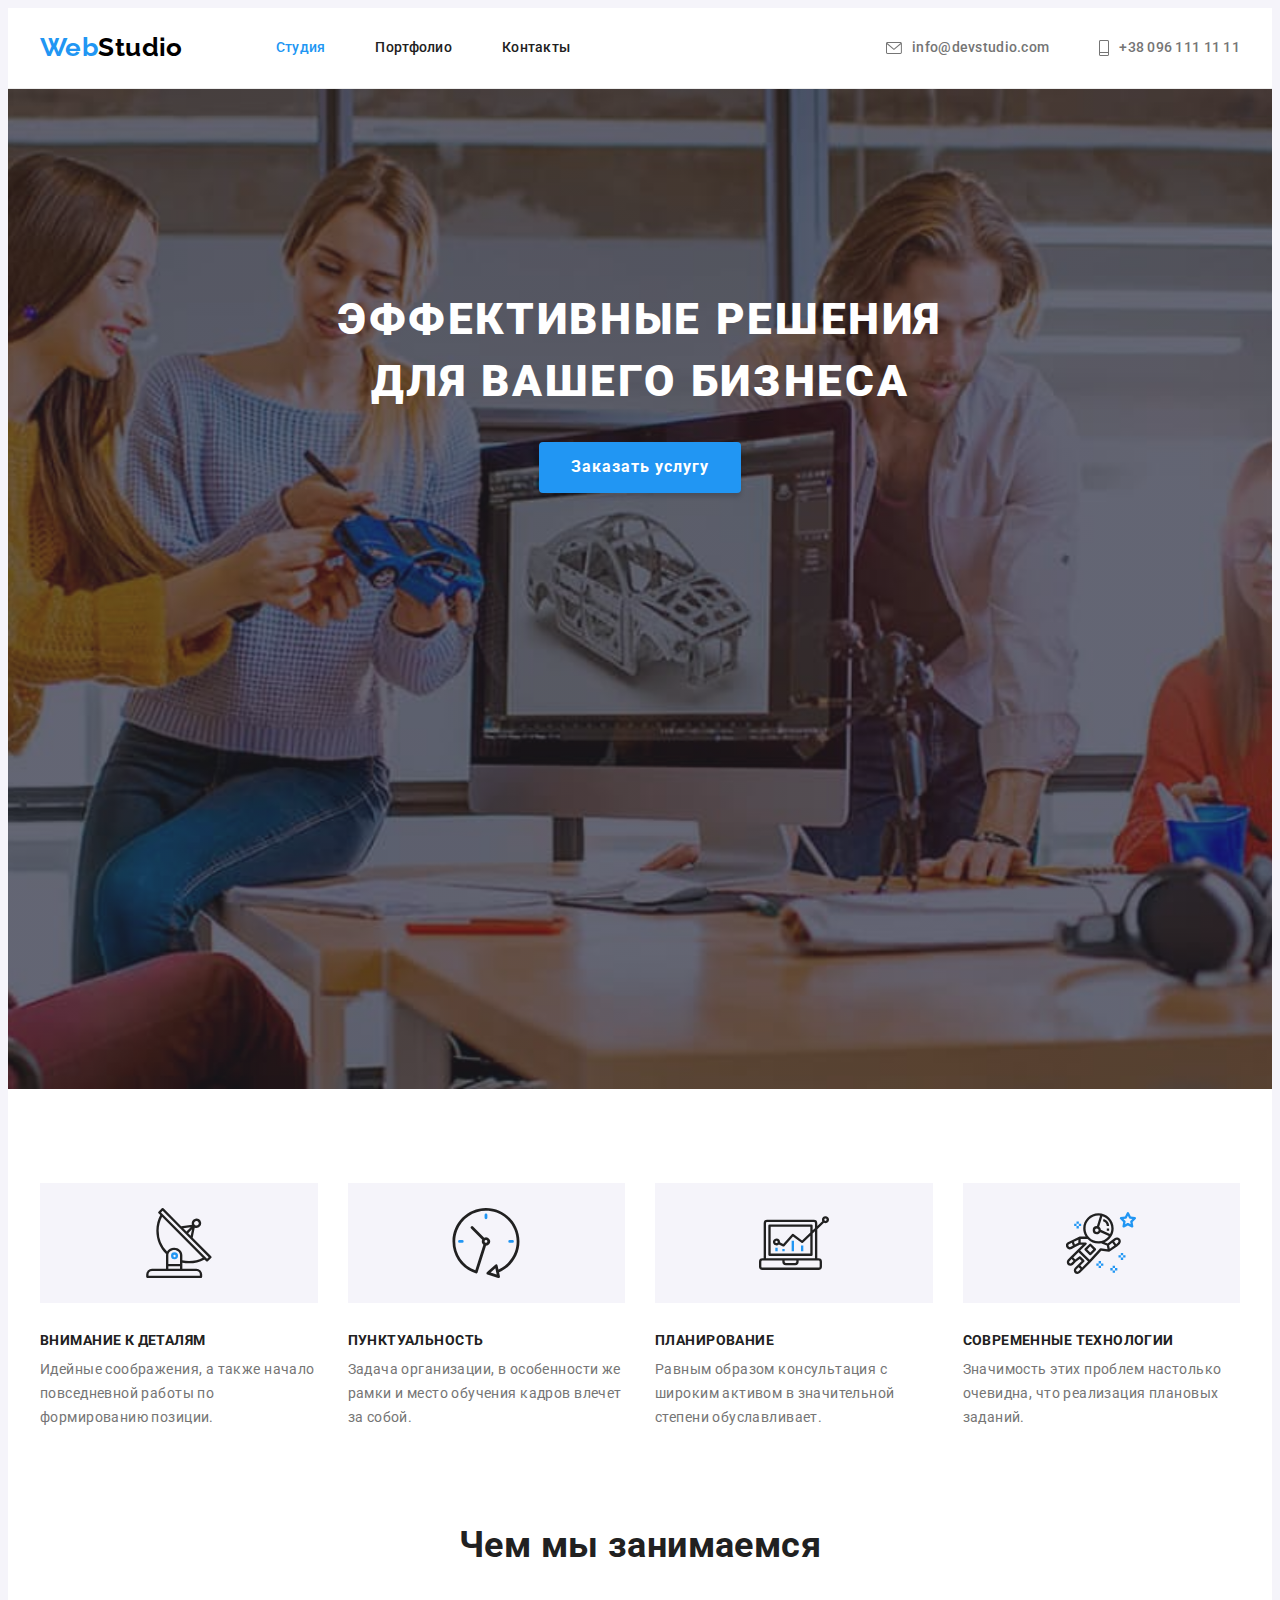
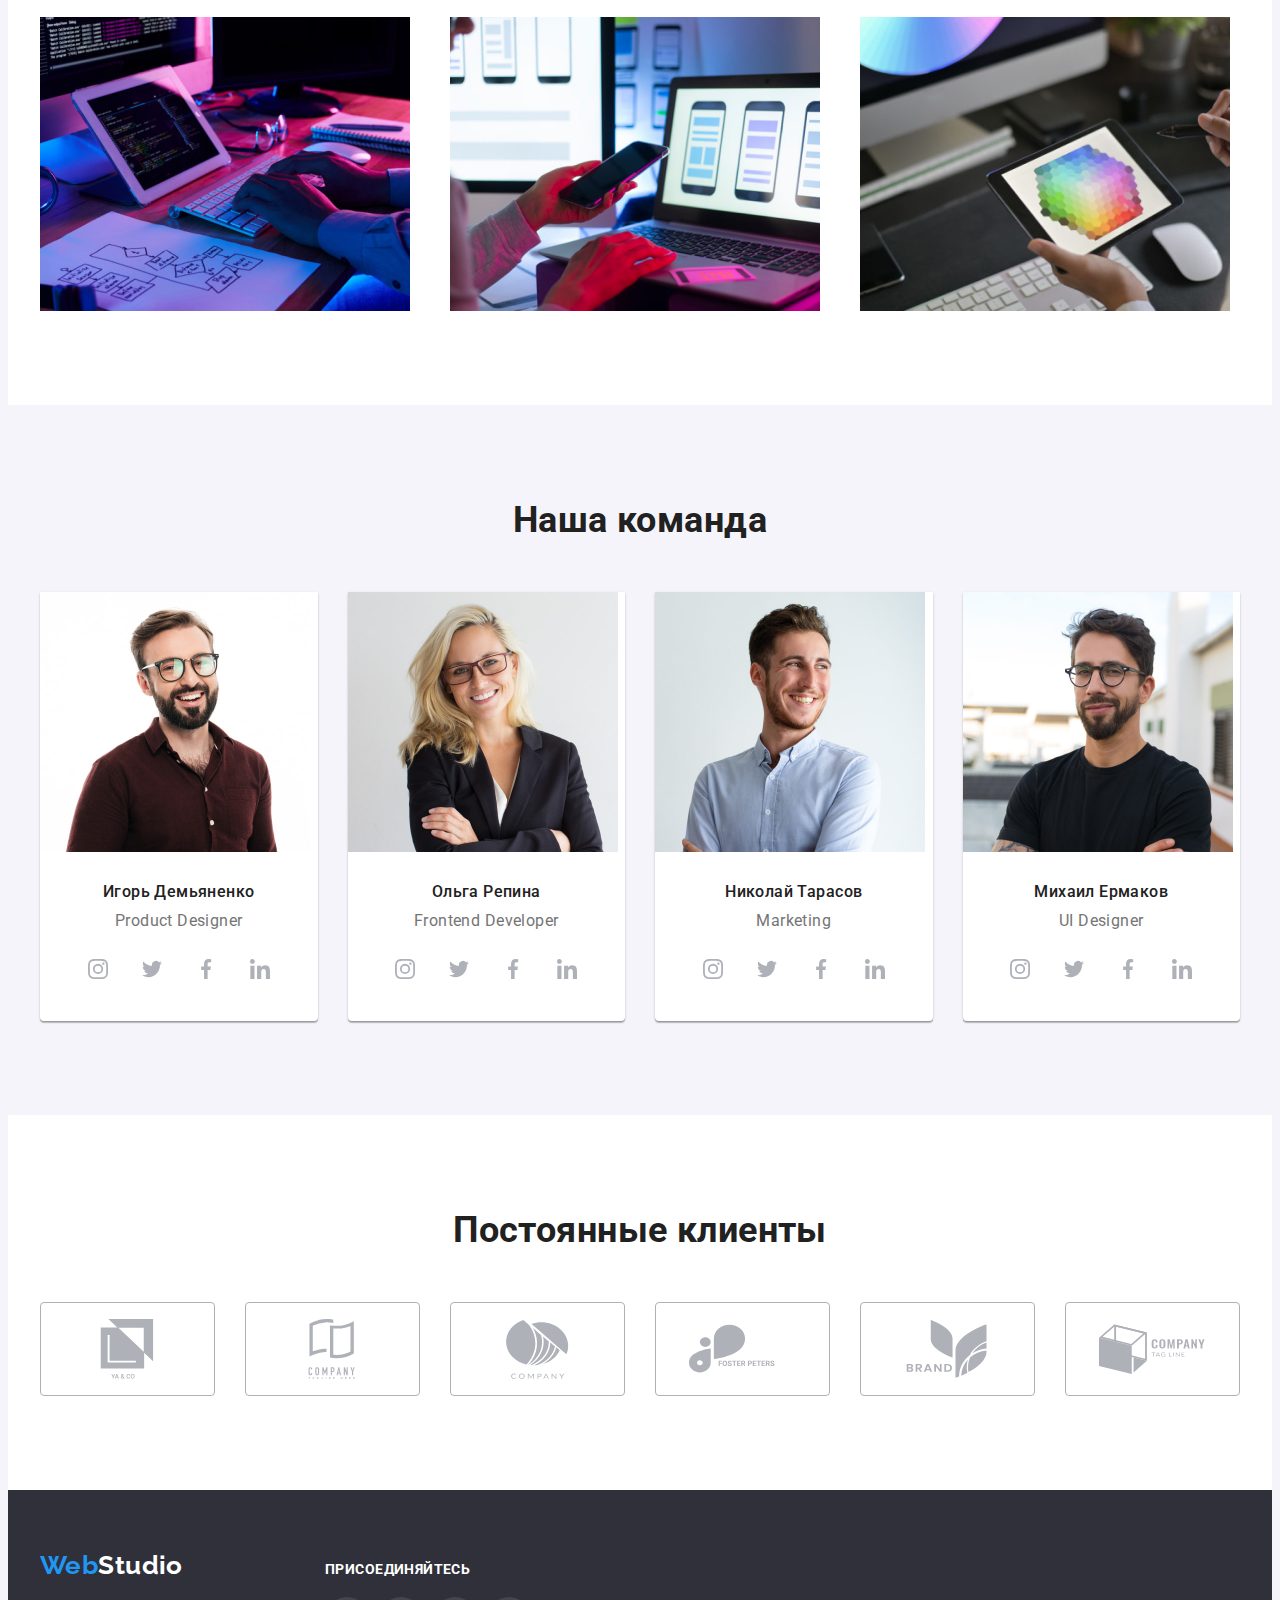
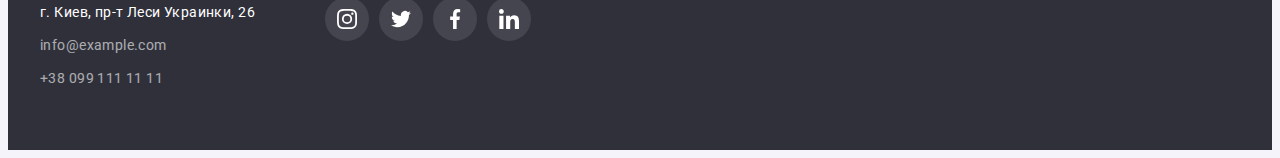
<file: index.html>
<!DOCTYPE html>
<html lang="ru">

<head>
    <meta charset="UTF-8">
    <meta http-equiv="X-UA-Compatible" content="IE=edge">
    <meta name="viewport" content="width=device-width, initial-scale=1.0">
    <title>WebStudio Эффективные решения для вашего бизнеса</title>
    <link rel="preconnect" href="https://fonts.googleapis.com">
    <link rel="preconnect" href="https://fonts.gstatic.com" crossorigin>
    <link
        href="https://fonts.googleapis.com/css2?family=Raleway:wght@700&family=Roboto:wght@400;500;700;900&display=swap"
        rel="stylesheet">
    <link rel="stylesheet" href="https://cdnjs.cloudflare.com/ajax/libs/modern-normalize/1.1.0/modern-normalize.min.css"
        integrity="sha512-wpPYUAdjBVSE4KJnH1VR1HeZfpl1ub8YT/NKx4PuQ5NmX2tKuGu6U/JRp5y+Y8XG2tV+wKQpNHVUX03MfMFn9Q=="
        crossorigin="anonymous" referrerpolicy="no-referrer" />
    <link rel="stylesheet" href="./css/styles.css">
</head>

<body>

    <!-- Header -->
    <header class="header">
        <div class="container page-header">
            <nav class="nav">
                <a class="logo" href="./index.html">
                    <span class="logo-text">Web</span>Studio
                </a>
                <ul class="list nav-list">
                    <li class="nav-item">
                        <a class="link nav-link current" href="./index.html">Студия</a>
                    </li>
                    <li class="nav-item">
                        <a class="link nav-link" href="./portfolio.html">Портфолио</a>
                    </li>
                    <li class="nav-item">
                        <a class="link nav-link" href="./index.html">Контакты</a>
                    </li>
                </ul>
            </nav>
            <ul class="list contact-list">
                <li class="contact-item">
                    <a class="link contact-link contact-link-icon" href="mailto:info@devstudio.com">
                        <svg class="contact-icon" width="16px" height="12px">
                            <use href="./images/icons.svg#icon-mail"></use>
                        </svg>
                    info@devstudio.com</a>
                </li>
                <li class="contact-item">
                    <a class="link contact-link contact-link-icon" href="tel:+380961111111">
                        <svg class="contact-icon" width="10px" height="16px">
                            <use href="./images/icons.svg#icon-phone"></use>
                        </svg>
                    +38 096 111 11 11</a>
                </li>
            </ul>
        </div>
    </header>

    <main>

        <!-- Hero section-->
        <section class="section hero">
            <div class="container">
                <h1 class="hero-title">Эффективные решения 
                    для вашего бизнеса</h1>
                <button type="button" class="button hero-btn">Заказать услугу</button>
            </div>
        </section>

        <!-- About section-->
        <section class="section about">
            <h2 class="visually-hidden">Преимущества</h2>
            <div class="container">
                <ul class="list about-list">
                    <li class="about-item">
                        <div class="about-icon">
                            <svg class="about-item-icon" width="70px" height="70px">
                                <use href="./images/icons.svg#icon-antenna" ></use>
                            </svg>
                        </div>
                        <h3 class="about-title">Внимание к деталям</h3>
                        <p class="about-text">Идейные соображения, а также начало повседневной работы по формированию
                        позиции.</p>
                    </li>
                    <li class="about-item">
                        <div class="about-icon">
                            <svg class="about-item-icon" width="70px" height="70px">
                                <use href="./images/icons.svg#icon-clock"></use>
                            </svg>
                        </div>
                        <h3 class="about-title">Пунктуальность</h3>
                        <p class="about-text">Задача организации, в особенности же рамки и место обучения кадров влечет
                            за собой.</p>
                    </li>
                    <li class="about-item">
                        <div class="about-icon">
                            <svg class="about-item-icon" width="70px" height="70px">
                                <use href="./images/icons.svg#icon-diagram"></use>
                            </svg>
                        </div>
                        <h3 class="about-title">Планирование</h3>
                        <p class="about-text">Равным образом консультация с широким активом в значительной степени
                            обуславливает.</p>
                    </li>
                    <li class="about-item">
                        <div class="about-icon">
                            <svg class="about-item-icon" width="70px" height="70px">
                                <use href="./images/icons.svg#icon-astronaut"></use>
                            </svg>
                        </div>
                        <h3 class="about-title">Современные технологии</h3>
                        <p class="about-text">Значимость этих проблем настолько очевидна, что реализация плановых
                            заданий.</p>
                    </li>
                </ul>
            </div>
        </section>

        <!-- Wedo section-->
        <section class="section wedo">
            <div class="container">
                <h2 class="section-title">Чем мы занимаемся</h2>
                <ul class="list wedo-list">
                    <li class="wedo-item">
                        <img class="wedo-img" src="./images/studio/computer.jpg" alt="Макбук на столе" width="370"
                            height="294">
                    </li>
                    <li class="wedo-item">
                        <img class="wedo-img" src="./images/studio/phone.jpg" alt="Телефон в руке" width="370" height="294">
                    </li>
                    <li class="wedo-item">
                        <img class="wedo-img" src="./images/studio/tablet.jpg" alt="Планшен в руке" width="370"
                            height="294">
                    </li>
                </ul>
            </div>
        </section>

        <!-- Team section-->
        <section class="section">
            <div class="container">
                <h2 class="section-title">Наша команда</h2>
                <ul class="list team-list">
                    <li class="team-item">
                        <img class="team-img" src="./images/studio/team-member1.jpg" alt="Игорь Демьяненко Product Designer"
                            width="270" height="260">
                        <div class="team-card-wrapper">
                            <h3 class="team-name">Игорь Демьяненко</h3>
                            <p class="team-profession">Product Designer</p>
                            <ul class="list team-social-list">
                                <li class="team-social-item">
                                    <a class="team-social-link" href="#">
                                        <svg class="team-social-icon" width="20px" height="20px">
                                            <use href="./images/icons.svg#icon-instagram"></use>
                                        </svg>
                                    </a>
                                </li>
                                <li class="team-social-item">
                                    <a class="team-social-link" href="#">
                                        <svg class="team-social-icon" width="20px" height="20px">
                                            <use href="./images/icons.svg#icon-twitter"></use>
                                        </svg>
                                    </a>
                                </li>
                                <li class="team-social-item">
                                    <a class="team-social-link" href="#">
                                        <svg class="team-social-icon" width="20px" height="20px">
                                            <use href="./images/icons.svg#icon-facebook"></use>
                                        </svg>
                                    </a>
                                </li>
                                <li class="team-social-item">
                                    <a class="team-social-link" href="#">
                                        <svg class="team-social-icon" width="20px" height="20px">
                                            <use href="./images/icons.svg#icon-linkedin"></use>
                                        </svg>
                                    </a>
                                </li>
                            </ul>
                        </div>
                    </li>
                    <li class="team-item">
                        <img class="team-img" src="./images/studio/team-member2.jpg" alt="Ольга Репина Frontend Developer"
                            width="270" height="260">
                        <div class="team-card-wrapper">
                            <h3 class="team-name">Ольга Репина</h3>
                            <p class="team-profession">Frontend Developer</p>
                            <ul class="list team-social-list">
                                <li class="team-social-item">
                                    <a class="team-social-link" href="#">
                                        <svg class="team-social-icon" width="20px" height="20px">
                                            <use href="./images/icons.svg#icon-instagram"></use>
                                        </svg>
                                    </a>
                                </li>
                                <li class="team-social-item">
                                    <a class="team-social-link" href="#">
                                        <svg class="team-social-icon" width="20px" height="20px">
                                            <use href="./images/icons.svg#icon-twitter"></use>
                                        </svg>
                                    </a>
                                </li>
                                <li class="team-social-item">
                                    <a class="team-social-link" href="#">
                                        <svg class="team-social-icon" width="20px" height="20px">
                                            <use href="./images/icons.svg#icon-facebook"></use>
                                        </svg>
                                    </a>
                                </li>
                                <li class="team-social-item">
                                    <a class="team-social-link" href="#">
                                        <svg class="team-social-icon" width="20px" height="20px">
                                            <use href="./images/icons.svg#icon-linkedin"></use>
                                        </svg>
                                    </a>
                                </li>
                            </ul>
                        </div>
                    </li>
                    <li class="team-item">
                        <img class="team-img" src="./images/studio/team-member3.jpg" alt="Николай Тарасов Marketing"
                            width="270" height="260">
                        <div class="team-card-wrapper">
                            <h3 class="team-name">Николай Тарасов</h3>
                            <p class="team-profession">Marketing</p>
                            <ul class="list team-social-list">
                                <li class="team-social-item">
                                    <a class="team-social-link" href="#">
                                        <svg class="team-social-icon" width="20px" height="20px">
                                            <use href="./images/icons.svg#icon-instagram"></use>
                                        </svg>
                                    </a>
                                </li>
                                <li class="team-social-item">
                                    <a class="team-social-link" href="#">
                                        <svg class="team-social-icon" width="20px" height="20px">
                                            <use href="./images/icons.svg#icon-twitter"></use>
                                        </svg>
                                    </a>
                                </li>
                                <li class="team-social-item">
                                    <a class="team-social-link" href="#">
                                        <svg class="team-social-icon" width="20px" height="20px">
                                            <use href="./images/icons.svg#icon-facebook"></use>
                                        </svg>
                                    </a>
                                </li>
                                <li class="team-social-item">
                                    <a class="team-social-link" href="#">
                                        <svg class="team-social-icon" width="20px" height="20px">
                                            <use href="./images/icons.svg#icon-linkedin"></use>
                                        </svg>
                                    </a>
                                </li>
                            </ul>
                        </div>
                    </li>
                    <li class="team-item">
                        <img class="team-img" src="./images/studio/team-member4.jpg" alt="Михаил Ермаков UI Designer"
                            width="270" height="260">
                        <div class="team-card-wrapper">
                            <h3 class="team-name">Михаил Ермаков</h3>
                            <p class="team-profession">UI Designer</p>
                            <ul class="list team-social-list">
                                <li class="team-social-item">
                                    <a class="team-social-link" href="#">
                                        <svg class="team-social-icon" width="20px" height="20px">
                                            <use href="./images/icons.svg#icon-instagram"></use>
                                        </svg>
                                    </a>
                                </li>
                                <li class="team-social-item">
                                    <a class="team-social-link" href="#">
                                        <svg class="team-social-icon" width="20px" height="20px">
                                            <use href="./images/icons.svg#icon-twitter"></use>
                                        </svg>
                                    </a>
                                </li>
                                <li class="team-social-item">
                                    <a class="team-social-link" href="#">
                                        <svg class="team-social-icon" width="20px" height="20px">
                                            <use href="./images/icons.svg#icon-facebook"></use>
                                        </svg>
                                    </a>
                                </li>
                                <li class="team-social-item">
                                    <a class="team-social-link" href="#">
                                        <svg class="team-social-icon" width="20px" height="20px">
                                            <use href="./images/icons.svg#icon-linkedin"></use>
                                        </svg>
                                    </a>
                                </li>
                            </ul>
                        </div>
                    </li>
                </ul>
            </div>
        </section>

        <!-- Clients -->
        <section class="section clients">
            <div class="container">
                <h2 class="section-title">Постоянные клиенты</h2>
                <ul class="list clients-list">
                    <li class="clients-item">
                        <a class="clients-link" href="#">
                            <svg class="clients-icon" width="106px" height="60px">
                                <use href="./images/icons.svg#icon-logo1"></use>
                            </svg>
                        </a>
                    </li>
                    <li class="clients-item">
                        <a class="clients-link" href="#">
                            <svg class="clients-icon" width="106px" height="60px">
                                <use href="./images/icons.svg#icon-logo2"></use>
                            </svg>
                        </a>
                    </li>
                    <li class="clients-item">
                        <a class="clients-link" href="#">
                            <svg class="clients-icon" width="106px" height="60px">
                                <use href="./images/icons.svg#icon-logo3"></use>
                            </svg>
                        </a>
                    </li>
                    <li class="clients-item">
                        <a class="clients-link" href="#">
                            <svg class="clients-icon" width="106px" height="60px">
                                <use href="./images/icons.svg#icon-logo4"></use>
                            </svg>
                        </a>
                    </li>
                    <li class="clients-item">
                        <a class="clients-link" href="#">
                            <svg class="clients-icon" width="106px" height="60px">
                                <use href="./images/icons.svg#icon-logo5"></use>
                            </svg>
                        </a>
                    </li>
                    <li class="clients-item">
                        <a class="clients-link" href="#">
                            <svg class="clients-icon" width="106px" height="60px">
                                <use href="./images/icons.svg#icon-logo6"></use>
                            </svg>
                        </a>
                    </li>
                </ul>
            </div>
        </section>

    </main>


    <!-- Footer -->
    <footer class="footer">
        <div class="container page-footer">
            <div>
                <a class="footer-logo" href="./index.html"><span class="footer-text">Web</span>Studio</a>
                <address class="address">
                    <ul class="list address-list">
                        <li class="first address-item">
                            <a class="address-contact" href="https://goo.gl/maps/cuWvZPxTjKMrRTUg6" target="_blank"
                                rel="noopener noreferrer">г. Киев, пр-т Леси Украинки, 26</a>
                        </li>
                        <li class="address-item">
                            <a class="link address-contact" href="mailto:info@example.com">info@example.com</a>
                        </li>
                        <li class="address-item">
                            <a class="link address-contact" href="tel:+380991111111">+38 099 111 11 11</a>
                        </li>
                    </ul>
                </address>
            </div>

            <div class="footer-social">
                <h3 class="footer-social-title">Присоединяйтесь</h3>
                <ul class="list footer-social-list">
                    <li class="footer-social-item">
                        <a class="footer-social-link" href="#">
                            <svg class="footer-social-icon" width="20px" height="20px">
                                <use href="./images/icons.svg#icon-instagram"></use>
                            </svg>
                        </a>
                    </li>
                    <li class="footer-social-item">
                        <a class="footer-social-link" href="#">
                            <svg class="footer-social-icon" width="20px" height="20px">
                                <use href="./images/icons.svg#icon-twitter"></use>
                            </svg>
                        </a>
                    </li>
                    <li class="footer-social-item">
                        <a class="footer-social-link" href="#">
                            <svg class="footer-social-icon" width="20px" height="20px">
                                <use href="./images/icons.svg#icon-facebook"></use>
                            </svg>
                        </a>
                    </li>
                    <li class="footer-social-item">
                        <a class="footer-social-link" href="#">
                            <svg class="footer-social-icon" width="20px" height="20px">
                                <use href="./images/icons.svg#icon-linkedin"></use>
                            </svg>
                        </a>
                    </li>
                </ul>
            </div>
        </div>
    </footer>

</body>

</html>
</file>
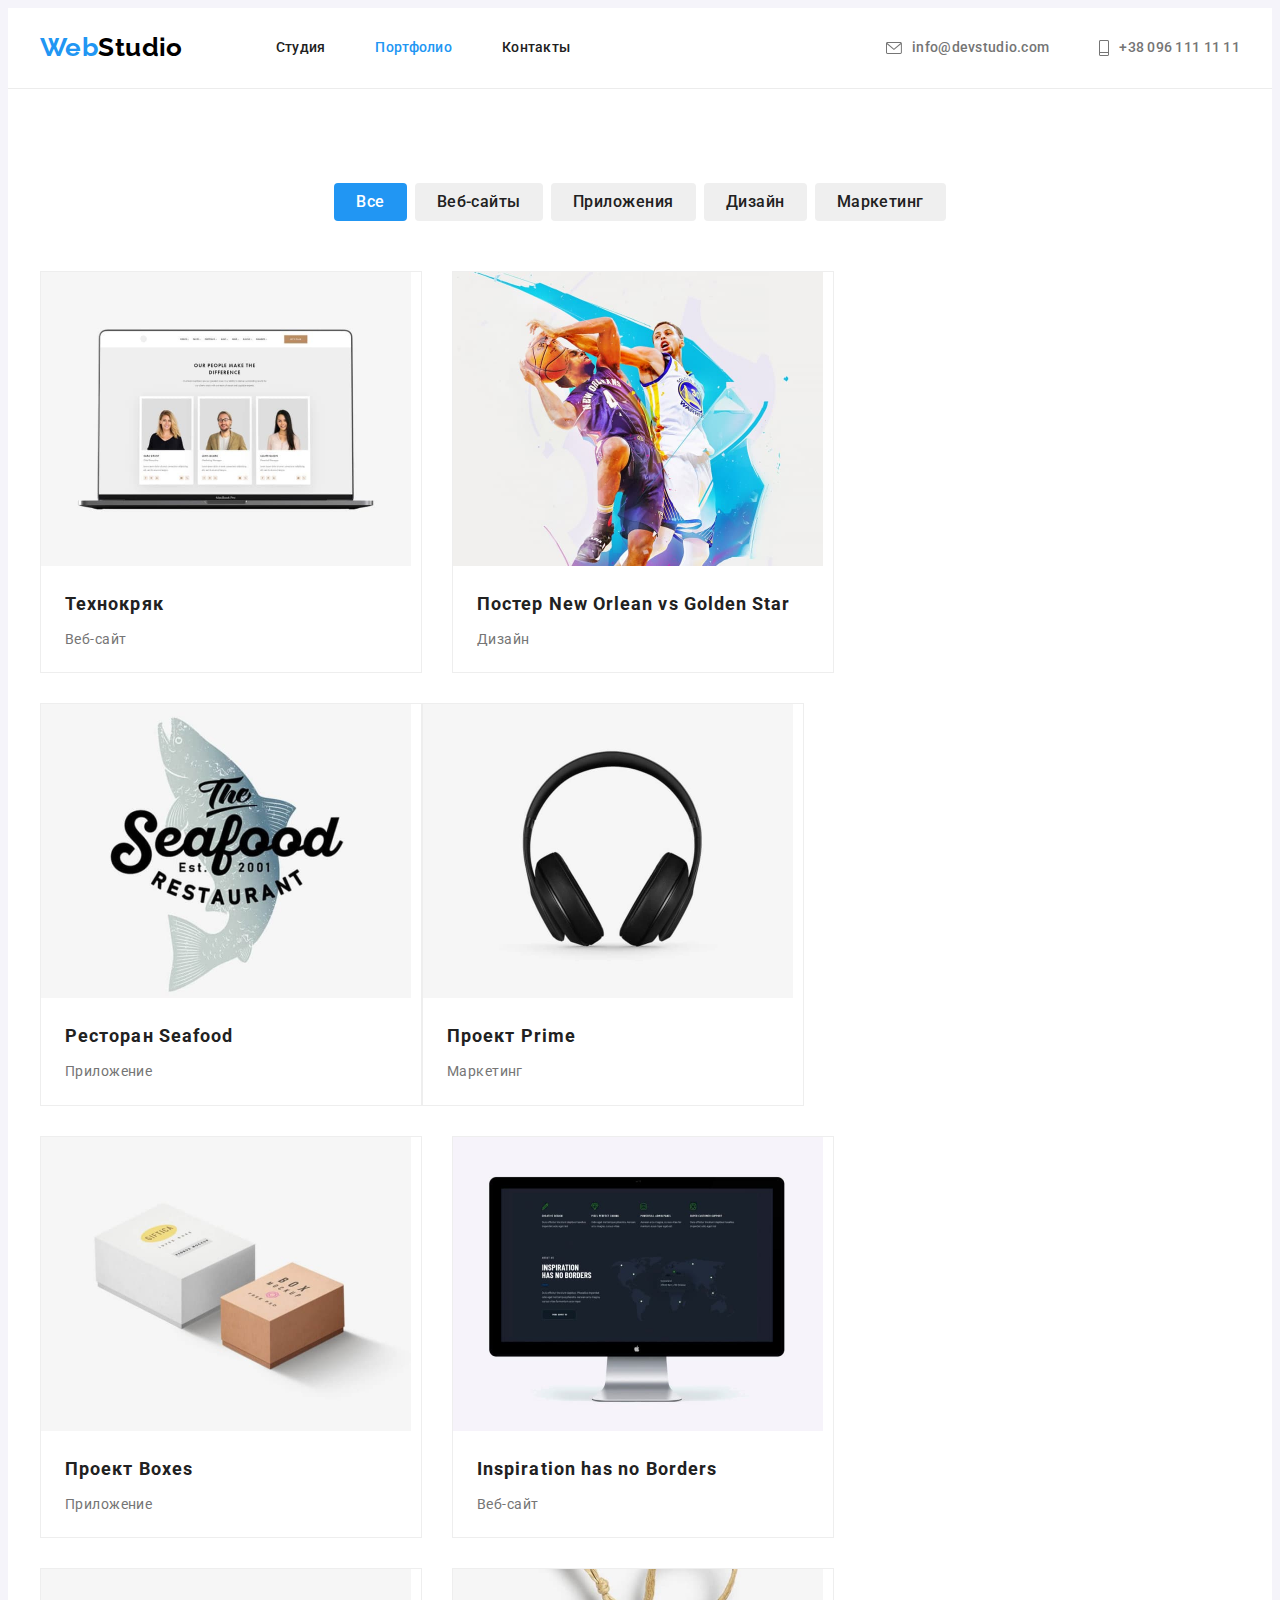
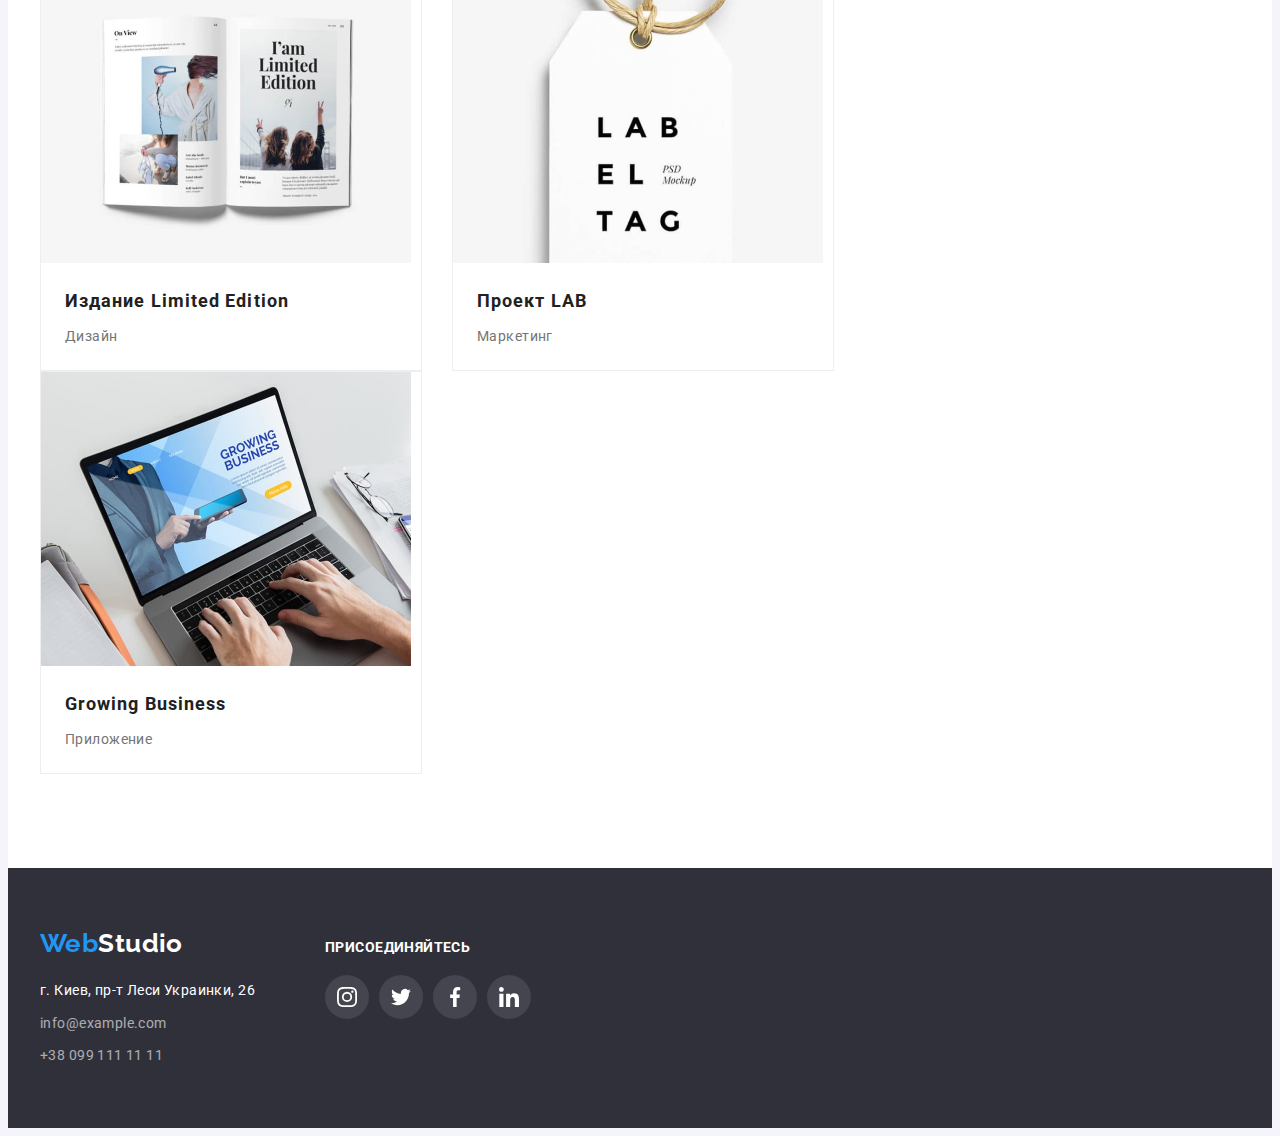
<file: portfolio.html>
<!DOCTYPE html>
<html lang="ru">

<head>
    <meta charset="UTF-8">
    <meta http-equiv="X-UA-Compatible" content="IE=edge">
    <meta name="viewport" content="width=device-width, initial-scale=1.0">
    <title>WebStudio Эффективные решения для вашего бизнеса</title>
    <link rel="preconnect" href="https://fonts.googleapis.com">
    <link rel="preconnect" href="https://fonts.gstatic.com" crossorigin>
    <link
        href="https://fonts.googleapis.com/css2?family=Raleway:wght@700&family=Roboto:wght@400;500;700;900&display=swap"
        rel="stylesheet">
    <link rel="stylesheet" href="https://cdnjs.cloudflare.com/ajax/libs/modern-normalize/1.1.0/modern-normalize.min.css"
        integrity="sha512-wpPYUAdjBVSE4KJnH1VR1HeZfpl1ub8YT/NKx4PuQ5NmX2tKuGu6U/JRp5y+Y8XG2tV+wKQpNHVUX03MfMFn9Q=="
        crossorigin="anonymous" referrerpolicy="no-referrer" />
    <link rel="stylesheet" href="./css/styles.css">
</head>

<body>

    <!-- Header -->
    <header class="header">
        <div class="container page-header">
            <nav class="nav">
                <a class="logo" href="./index.html">
                    <span class="logo-text">Web</span>Studio
                </a>
                <ul class="list nav-list">
                    <li class="nav-item">
                        <a class="link nav-link" href="./index.html">Студия</a>
                    </li>
                    <li class="nav-item">
                        <a class="link nav-link current" href="./portfolio.html">Портфолио</a>
                    </li>
                    <li class="nav-item">
                        <a class="link nav-link" href="./index.html">Контакты</a>
                    </li>
                </ul>
            </nav>
            <ul class="list contact-list">
                <li class="contact-item">
                    <a class="link contact-link contact-link-icon" href="mailto:info@devstudio.com">
                        <svg class="contact-icon" width="16px" height="12px">
                            <use href="./images/icons.svg#icon-mail"></use>
                        </svg>
                        info@devstudio.com</a>
                </li>
                <li class="contact-item">
                    <a class="link contact-link contact-link-icon" href="tel:+380961111111">
                        <svg class="contact-icon" width="10px" height="16px">
                            <use href="./images/icons.svg#icon-phone"></use>
                        </svg>
                        +38 096 111 11 11</a>
                </li>
            </ul>
        </div>
    </header>

    <main>

        <!-- Portfolio section -->

        <section class="section portfolio">
            <div class="container">
                <h1 class="visually-hidden">Портфолио</h1>
                <ul class="list filter-list">
                    <li class="filter-item">
                        <button class="button filter-btn current-btn" type="button">Все</button>
                    </li>
                    <li class="filter-item">
                        <button class="button filter-btn" type="button">Веб-сайты</button>
                    </li>
                    <li class="filter-item">
                        <button class="button filter-btn" type="button">Приложения</button>
                    </li>
                    <li class="filter-item">
                        <button class="button filter-btn" type="button">Дизайн</button>
                    </li>
                    <li class="filter-item">
                        <button class="button filter-btn" type="button">Маркетинг</button>
                    </li>
                </ul>

                <ul class="list portfolio-list">
                    <li class="portfolio-item">
                        <a class="link portfolio-link" href="#">
                            <img class="portfolio-img" src="images/portfolio/project1.jpg" alt="Технокряк Веб-сайт"
                                width="370" height="294">
                            <div class="portfolio-card-wrapper">
                                <h2 class="portfolio-subtitle">Технокряк</h2>
                                <p class="portfolio-text">Веб-сайт</p>
                            </div>
                        </a>
                    </li>
                    <li class="portfolio-item">
                        <a class="link portfolio-link" href="#">
                            <img class="portfolio-img" src="images/portfolio/project2.jpg"
                                alt="Постер Постер Нью Орлеан версус Голден Стар Дизайн" width="370" height="294">
                            <div class="portfolio-card-wrapper">
                                <h2 class="portfolio-subtitle">Постер New Orlean vs Golden Star</h2>
                                <p class="portfolio-text">Дизайн</p>
                            </div>
                        </a>
                    </li>
                    <li class="portfolio-item">
                        <a class="link portfolio-link" href="#">
                            <img class="portfolio-img" src="images/portfolio/project3.jpg" alt="Ресторан Сифуд Приложение"
                                width="370" height="294">
                            <div class="portfolio-card-wrapper">
                                <h2 class="portfolio-subtitle">Ресторан Seafood</h2>
                                <p class="portfolio-text">Приложение</p>
                            </div>
                        </a>
                    </li>
                    <li class="portfolio-item">
                        <a class="link portfolio-link" href="#">
                            <img class="portfolio-img" src="images/portfolio/project4.jpg" alt="Проект Прайм Маркетинг"
                                width="370" height="294">
                            <div class="portfolio-card-wrapper">
                                <h2 class="portfolio-subtitle">Проект Prime</h2>
                                <p class="portfolio-text">Маркетинг</p>
                            </div>
                        </a>
                    </li>
                    <li class="portfolio-item">
                        <a class="link portfolio-link" href="#">
                            <img class="portfolio-img" src="images/portfolio/project5.jpg" alt="Проект Боксес Приложение"
                                width="370" height="294">
                            <div class="portfolio-card-wrapper">
                                <h2 class="portfolio-subtitle">Проект Boxes</h2>
                                <p class="portfolio-text">Приложение</p>
                            </div>
                        </a>
                    </li>
                    <li class="portfolio-item">
                        <a class="link portfolio-link" href="#">
                            <img class="portfolio-img" src="images/portfolio/project6.jpg"
                                alt="Вдохновение не имеет границ Веб-сайт" width="370" height="294">
                            <div class="portfolio-card-wrapper">
                                <h2 class="portfolio-subtitle">Inspiration has no Borders</h2>
                                <p class="portfolio-text">Веб-сайт</p>
                            </div>
                        </a>
                    </li>
                    <li class="portfolio-item">
                        <a class="link portfolio-link" href="#">
                            <img class="portfolio-img" src="images/portfolio/project7.jpg"
                                alt="Издание Лимитед Эдишн Дизайн" width="370" height="294">
                            <div class="portfolio-card-wrapper">
                                <h2 class="portfolio-subtitle">Издание Limited Edition</h2>
                                <p class="portfolio-text">Дизайн</p>
                            </div>
                        </a>
                    </li>
                    <li class="portfolio-item">
                        <a class="link portfolio-link" href="#">
                            <img class="portfolio-img" src="images/portfolio/project8.jpg" alt="Проект ЛАБ Маркетинг"
                                width="370" height="294">
                            <div class="portfolio-card-wrapper">
                                <h2 class="portfolio-subtitle">Проект LAB</h2>
                                <p class="portfolio-text">Маркетинг</p>
                            </div>
                        </a>
                    </li>
                    <li class="portfolio-item">
                        <a class="link portfolio-link" href="#">
                            <img class="portfolio-img" src="images/portfolio/project9.jpg" alt="Гроуин Бизнес Приложение"
                                width="370" height="294">
                            <div class="portfolio-card-wrapper">
                                <h2 class="portfolio-subtitle">Growing Business</h2>
                                <p class="portfolio-text">Приложение</p>
                            </div>
                        </a>
                    </li>
                </ul>
            </div>
        </section>

    </main>

    <!-- Footer -->
    <footer class="footer">
        <div class="container page-footer">
            <div>
                <a class="footer-logo" href="./index.html"><span class="footer-text">Web</span>Studio</a>
                <address class="address">
                    <ul class="list address-list">
                        <li class="first address-item">
                            <a class="address-contact" href="https://goo.gl/maps/cuWvZPxTjKMrRTUg6" target="_blank"
                                rel="noopener noreferrer">г. Киев, пр-т Леси Украинки, 26</a>
                        </li>
                        <li class="address-item">
                            <a class="link address-contact" href="mailto:info@example.com">info@example.com</a>
                        </li>
                        <li class="address-item">
                            <a class="link address-contact" href="tel:+380991111111">+38 099 111 11 11</a>
                        </li>
                    </ul>
                </address>
            </div>
    
            <div class="footer-social">
                <h3 class="footer-social-title">Присоединяйтесь</h3>
                <ul class="list footer-social-list">
                    <li class="footer-social-item">
                        <a class="footer-social-link" href="#">
                            <svg class="footer-social-icon" width="20px" height="20px">
                                <use href="./images/icons.svg#icon-instagram"></use>
                            </svg>
                        </a>
                    </li>
                    <li class="footer-social-item">
                        <a class="footer-social-link" href="#">
                            <svg class="footer-social-icon" width="20px" height="20px">
                                <use href="./images/icons.svg#icon-twitter"></use>
                            </svg>
                        </a>
                    </li>
                    <li class="footer-social-item">
                        <a class="footer-social-link" href="#">
                            <svg class="footer-social-icon" width="20px" height="20px">
                                <use href="./images/icons.svg#icon-facebook"></use>
                            </svg>
                        </a>
                    </li>
                    <li class="footer-social-item">
                        <a class="footer-social-link" href="#">
                            <svg class="footer-social-icon" width="20px" height="20px">
                                <use href="./images/icons.svg#icon-linkedin"></use>
                            </svg>
                        </a>
                    </li>
                </ul>
            </div>
        </div>
    </footer>

</body>

</html>
</file>
<file: css/styles.css>
:root {
    --primary-font: "Roboto", sans-serif;
    --secondary-font: "Raleway", sans-serif;

    --primary-color: #212121;
    --secondary-color: #757575;
    --accent-color: #2196F3;
    --main-light: #FFFFFF;
    --logo-color: #000000;
    --btn-color: #188CE8;
    --header-border: #ECECEC;
    --border-color: #EEEEEE;
    --icon-color: #AFB1B8;

    --primary-background: #F5F4FA;
    --secondary-background: #2F303A;
    --title-size: 36px;
    --text-size: 14px;
}

html {
    box-sizing: border-box;
}

/* Common */

body {
    font-family: var(--primary-font);
    font-size: var(--text-size);
    letter-spacing: 0.03em;

    background-color: var(--primary-background);
    color: var(--primary-color);
}

img {
    display: block;
    max-width: 100%;
    height: auto;
}

.list {
    margin: 0;
    padding: 0;

    list-style: none;
}

.link {
    text-decoration: none;
}

.link:hover,
.link:focus,
.lik:active {
    color: var(--accent-color);
}

.button {
    border: none;
    cursor: pointer;
}


/* Header */

.header {
    border-bottom: 1px solid var(--header-border);
    background-color: var(--main-light);
}

.container {
    margin-left: auto;
    margin-right: auto;
    padding-left: 15px;
    padding-right: 15px;
    width: 1200px;
}

.page-header {
    display: flex;
}

.nav, .contact-list {
    display: flex;
    align-items: center;
}

.logo {
    font-family: var(--secondary-font);
    font-weight: 700;
    font-size: 26px;
    line-height: 1.2;
    text-decoration: none;

    color: var(--logo-color);
}

.logo-text {
    color: var(--accent-color);
}

.nav-list {
    display: flex;
    margin-left: 93px;
}

.nav-item {
    
}

.nav-list .nav-item + .nav-item {
    margin-left: 50px;
}

.nav-link {
    display: block;
    padding-top: 32px;
    padding-bottom: 32px;

    font-weight: 500;
    line-height: 1.1;
    letter-spacing: 0.02em;

    color: var(--primary-color);
}

.current {
    color: var(--accent-color);
}

.contact-list {
    margin-left: auto;
    /* display: flex;
    justify-content: center;
    align-items: center; */
}

.contact-list .contact-item + .contact-item {
    margin-left: 50px;
}

.contact-item {
   
}

.contact-link {
    padding-top: 32px;
    padding-bottom: 32px;
    display: flex;
    align-items: center;

    font-weight: 500;
    line-height: 1.1;
    letter-spacing: 0.02em;

    color: var(--secondary-color);
}

.contact-link-icon {
    fill: var(--secondary-color)
}

.contact-link-icon:hover,
.contact-link-icon:focus {
    fill: var(--accent-color);
}

.contact-icon {
    margin-right: 10px;
}

/* Hero section*/
.section {
    padding: 94px 0;
}

.hero {
    max-width: 1600px;
    height: 600px;
    margin-left: auto;
    margin-right: auto;
    padding: 200px 0;
    text-align: center;

    background-color: var(--secondary-background);
    background: linear-gradient(rgba(47, 48, 58, 0.4), rgba(47, 48, 58, 0.4)), url("../images/studio/hero.jpg");
    background-repeat: no-repeat;
    background-position: center;
    background-size: cover;
}

.hero-title {
    margin-top: 0;
    margin-bottom: 30px;

    white-space: pre-line;
    text-transform: uppercase;
    font-weight: 900;
    font-size: 44px;
    line-height: 1.4;
    letter-spacing: 0.06em;

    color: var(--main-light);
}

.hero-btn {
    padding: 10px 32px;

    font-family: inherit;
    font-weight: 700;
    font-size: 16px;
    line-height: 1.9;
    box-shadow: 0px 4px 4px rgba(0, 0, 0, 0.15);
    border-radius: 4px;
    letter-spacing: 0.06em;

    background-color: var(--accent-color);
    color: var(--main-light);
}

.hero-btn:hover,
.hero-btn:focus {
    background-color: var(--btn-color);
}

/* About section */

.about {
    background-color: var(--main-light);
}

.visually-hidden {
    position: absolute;
    white-space: nowrap;
    width: 1px;
    height: 1px;
    overflow: hidden;
    border: 0;
    padding: 0;
    clip: rect(0 0 0 0);
    clip-path: inset(50%);
    margin: -1px;
}

.about-list {
    display: flex;
}

.about-item {
    width: calc((100% - 90px) / 4);
}

.about-list .about-item + .about-item {
    margin-left: 30px;
}

.about-icon {
    margin-bottom: 30px;
    display: flex;
    justify-content: center;
    align-items: center;
    height: 120px;
    background-color: var(--primary-background);
}

.about-title {
    margin-top: 0;
    margin-bottom: 10px;

    font-size: var(--text-size);
    line-height: 1.1;
    text-transform: uppercase;
}

.about-text {
    margin-top: 0;
    margin-bottom: 0;

    line-height: 1.7;

    color: var(--secondary-color);
}

/* Wedo section */

.wedo {
    padding-top: 0;

    background-color: var(--main-light);
}

.section-title {
    margin-top: 0;
    margin-bottom: 50px;
    text-align: center;

    font-size: var(--title-size);
    line-height: 1.2;
}

.wedo-list {
    display: flex;
}

.wedo-item {
    width: calc((100% - 60px) / 3);
    margin-right: 30px;
}

.wedo-item:last-child {
    margin-right: 0;
}

.wedo-img {
    
}

/* Team section */

.team-list {
    display: flex;
    text-align: center;
}

.team-item {
    width: calc((100% - 90px) / 4);
    margin-right: 30px;

    background-color: var(--main-light);
    box-shadow: 0px 1px 3px rgba(0, 0, 0, 0.12), 0px 1px 1px rgba(0, 0, 0, 0.14), 0px 2px 1px rgba(0, 0, 0, 0.2);
    border-radius: 0px 0px 4px 4px;
}

.team-item:last-child {
    margin-right: 0;
}

.team-img {
    
}

.team-card-wrapper {
    /* padding: 30px 0 16px 0; */
}

.team-name {
    padding-top: 30px;
    margin-top: 0;
    margin-bottom: 10px;

    font-weight: 500;
    font-size: 16px;
    line-height: 1.2;
}

.team-profession {
    margin-top: 0;
    margin-bottom: 16px;

    font-size: 16px;
    line-height: 1.2;

    color: var(--secondary-color);
}

.team-social-list {
    padding-bottom: 30px;
    gap: 10px;
    display: flex;
    justify-content: center;
}

.team-social-item {
    width: 44px;
    height: 44px;
}

.team-social-link {
    width: 100%;
    height: 100%;
    display: flex;
    justify-content: center;
    align-items: center;
    border-radius: 50%;

    fill: var(--icon-color);
}

.team-social-link:hover,
.team-social-link:focus {
    fill: var(--main-light);
    background-color: var(--accent-color);
}

/* Clients */

.clients {
    background-color: var(--main-light);
}

.clients-list {
    display: flex;
    gap: 30px;
}

.clients-item {
    width: calc((100% - 150px) / 6);
}

.clients-link {
    height: 92px;
    display: flex;
    justify-content: center;
    align-items: center;
    border: 1px solid var(--icon-color);
    border-radius: 4px;
    fill: var(--icon-color);
}

.clients-link:hover,
.clients-link:focus {
    fill: var(--accent-color);
    border: 1px solid var(--accent-color);
}

/* Portfolio section */

.portfolio {
    background-color: var(--main-light);
}

.filter-list {
    margin-bottom: 50px;
    display: flex;
    justify-content: center;
}

.filter-list .filter-item + .filter-item {
    margin-left: 8px;
}

.filter-btn {
    padding: 6px 22px;

    font-family: var(--primary-font);
    font-weight: 500;
    font-size: 16px;
    line-height: 1.6;
    letter-spacing: 0.03em;
    
    color: var(--primary-color);
    border-radius: 4px;
}

.current-btn {
    color: var(--main-light);
    background-color: var(--accent-color);
}

.filter-btn:hover,
.filter-btn:focus,
.filter-btn:active {
    color: var(--main-light);
    background-color: var(--accent-color);
    box-shadow: 0px 3px 1px rgba(0, 0, 0, 0.1), 0px 1px 2px rgba(0, 0, 0, 0.08), 0px 2px 2px rgba(0, 0, 0, 0.12);
    border-radius: 4px;
}

.portfolio-list {
    display: flex;
    flex-wrap: wrap;
}

.portfolio-item {
    width: calc((100% - 60px) / 3); 
    margin-right: 30px;
    margin-bottom: 30px;

    background-color: var(--main-light);
    border: 1px solid var(--border-color);
}

.portfolio-item:nth-child(3n) {
    margin-right: 0;
}

.portfolio-item:nth-last-child(-n + 3) {
    margin-bottom: 0;
}

.portfolio-link:hover {
    display: block;
    box-shadow: 0px 1px 1px rgba(0, 0, 0, 0.12), 0px 4px 4px rgba(0, 0, 0, 0.06), 1px 4px 6px rgba(0, 0, 0, 0.16);
}

.portfolio-img {
    
}

.portfolio-card-wrapper {
    padding: 20px 24px 20px 24px;
}

.portfolio-subtitle {
    margin-top: 0;
    margin-bottom: 4px;

    font-size: 18px;
    line-height: 2;
    letter-spacing: 0.06em;

    color: var(--primary-color);
}

.portfolio-text {
    margin-top: 0;
    margin-bottom: 0;

    line-height: 1.9;

    color: var(--secondary-color);
}

/* Footer */

.footer {
    padding-top: 60px;
    padding-bottom: 60px;
    display: flex;

    background-color: var(--secondary-background);
}

.page-footer {
    display: flex;
    align-items: baseline;
}

.footer-logo {
    font-family: var(--secondary-font);
    font-weight: 700;
    font-size: 26px;
    line-height: 1.2;
    text-decoration: none;

    color: var(--main-light);
}

.footer-text {
    color: var(--accent-color);
}

.address {
    margin-top: 20px;
}

.address-item {
    margin-bottom: 9px;
}

.address-item:last-child {
    margin-bottom: 0;
}

.address-contact {
    text-decoration: none;
}

.first>a {
    opacity: 1;
}

.address-contact {
    font-style: normal;
    font-weight: 400;
    line-height: 1.7;
    
    color: var(--main-light);
    opacity: .6;
}

.footer-social {
    margin-left: 70px;
}

.footer-social-title {
    margin-top: 0;
    margin-bottom: 20px;
    font-size: 14px;
    line-height: 1,1;
    text-transform: uppercase;

    color: var(--main-light);
}

.footer-social-list {
    gap: 10px;
    display: flex;
    justify-content: center;
}

.footer-social-item {
    width: 44px;
    height: 44px;
}

.footer-social-link {
    width: 100%;
    height: 100%;
    display: flex;
    justify-content: center;
    align-items: center;
    border-radius: 50%;

    fill: var(--main-light);
    background: rgba(255, 255, 255, 0.1);
}

.footer-social-link:hover, 
.footer-social-link:focus {
    background: var(--accent-color);
}
</file>
